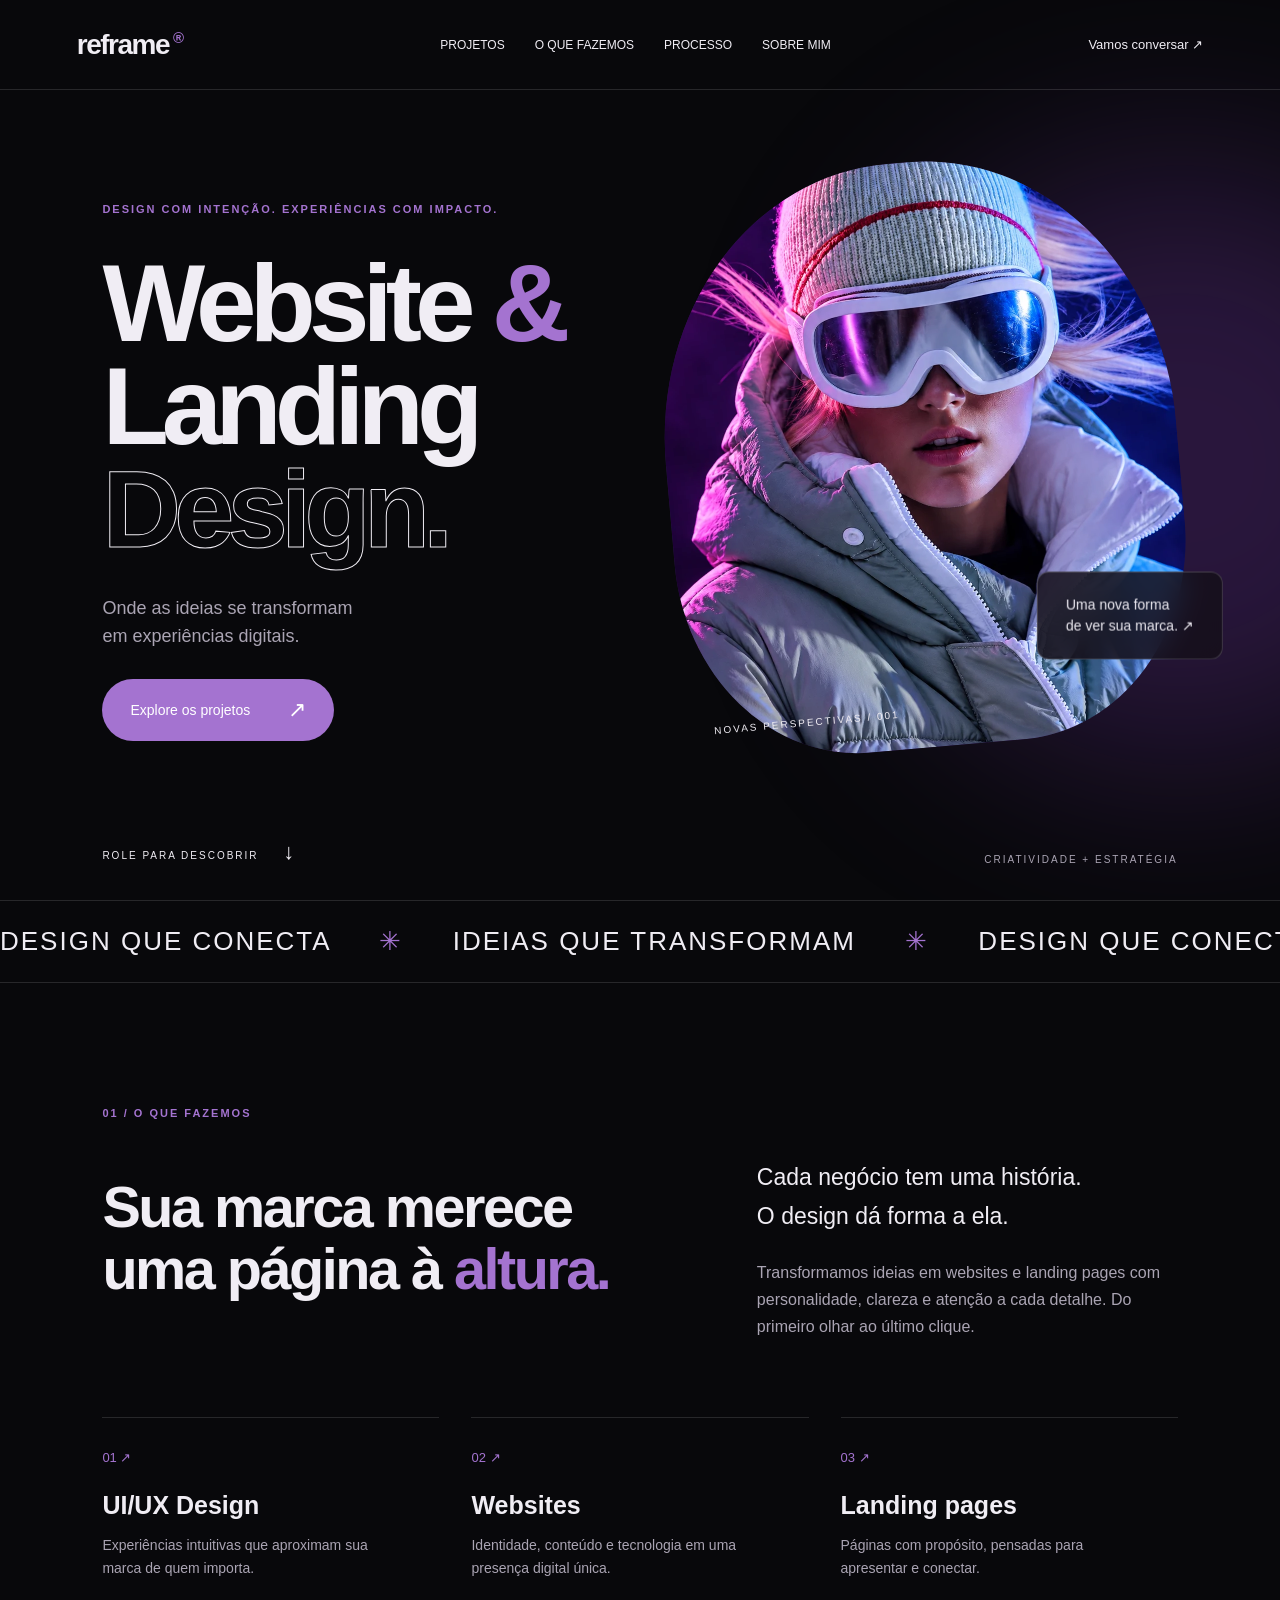
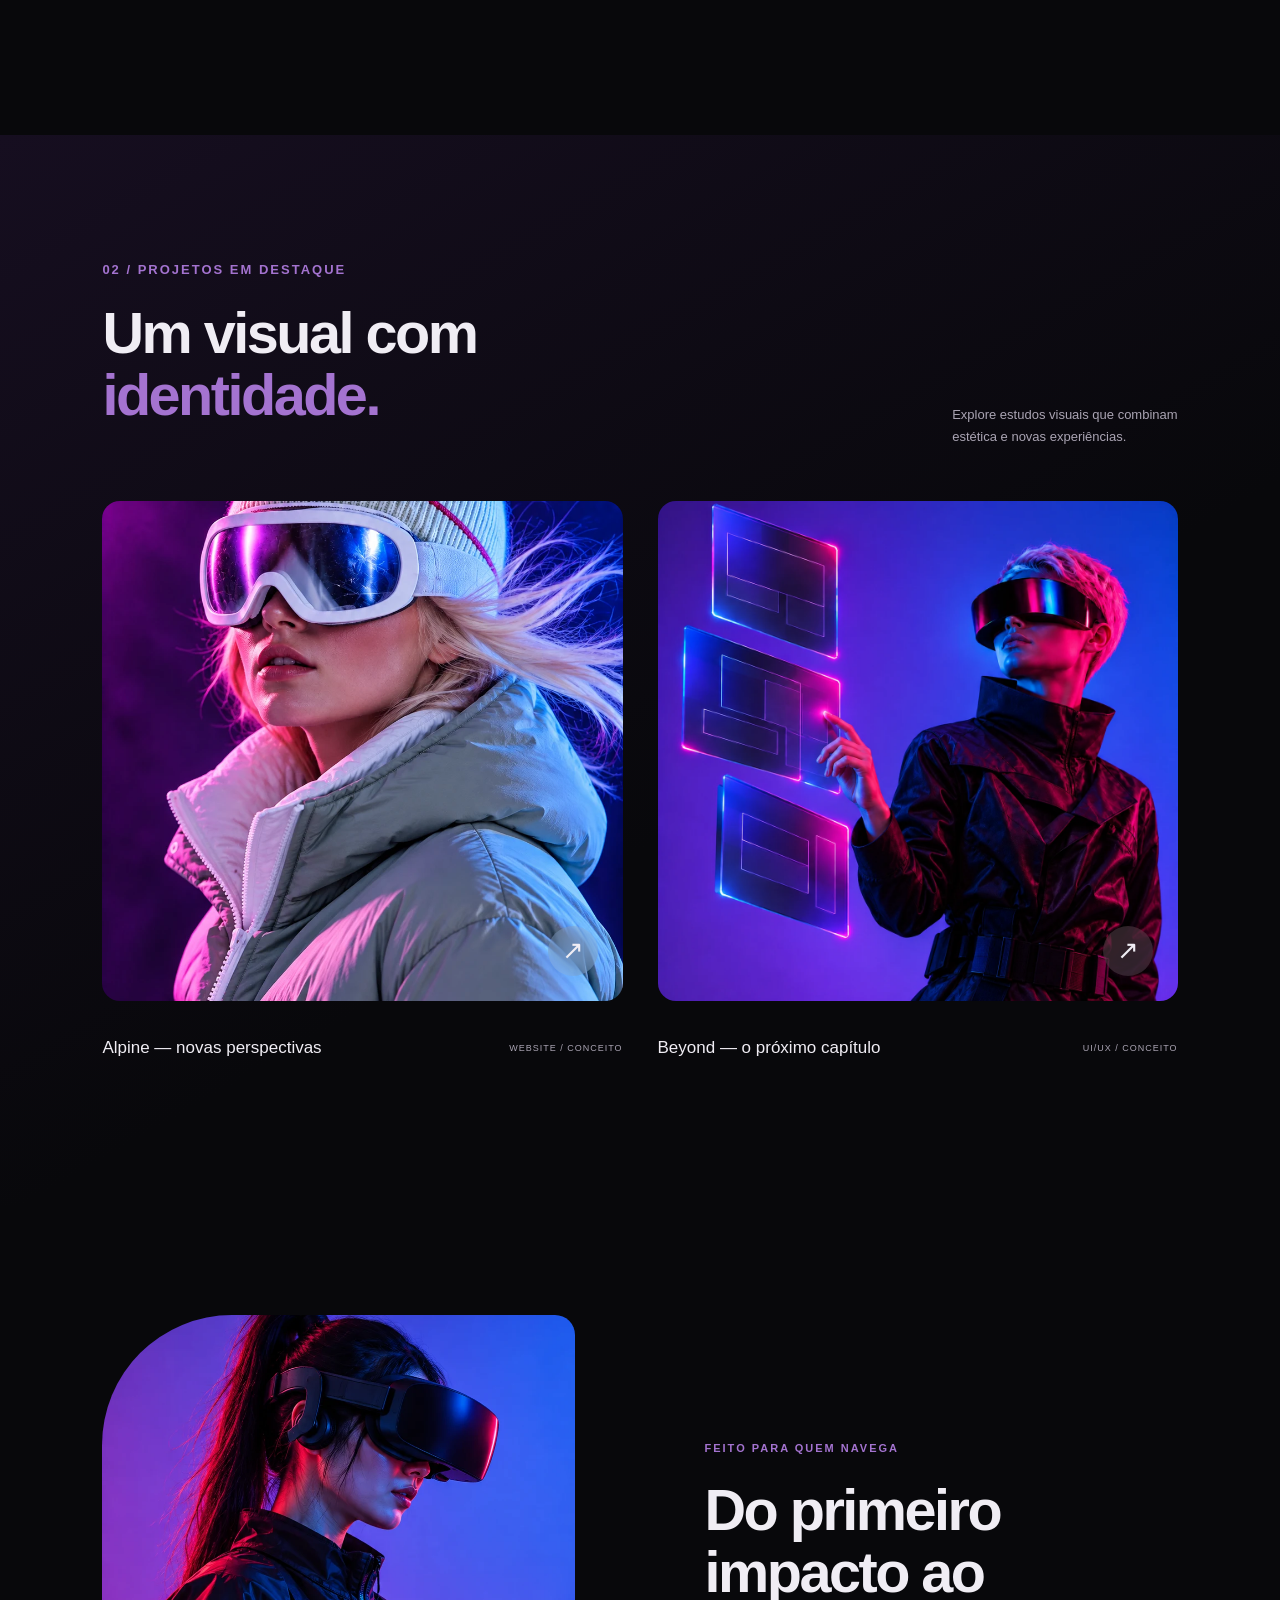
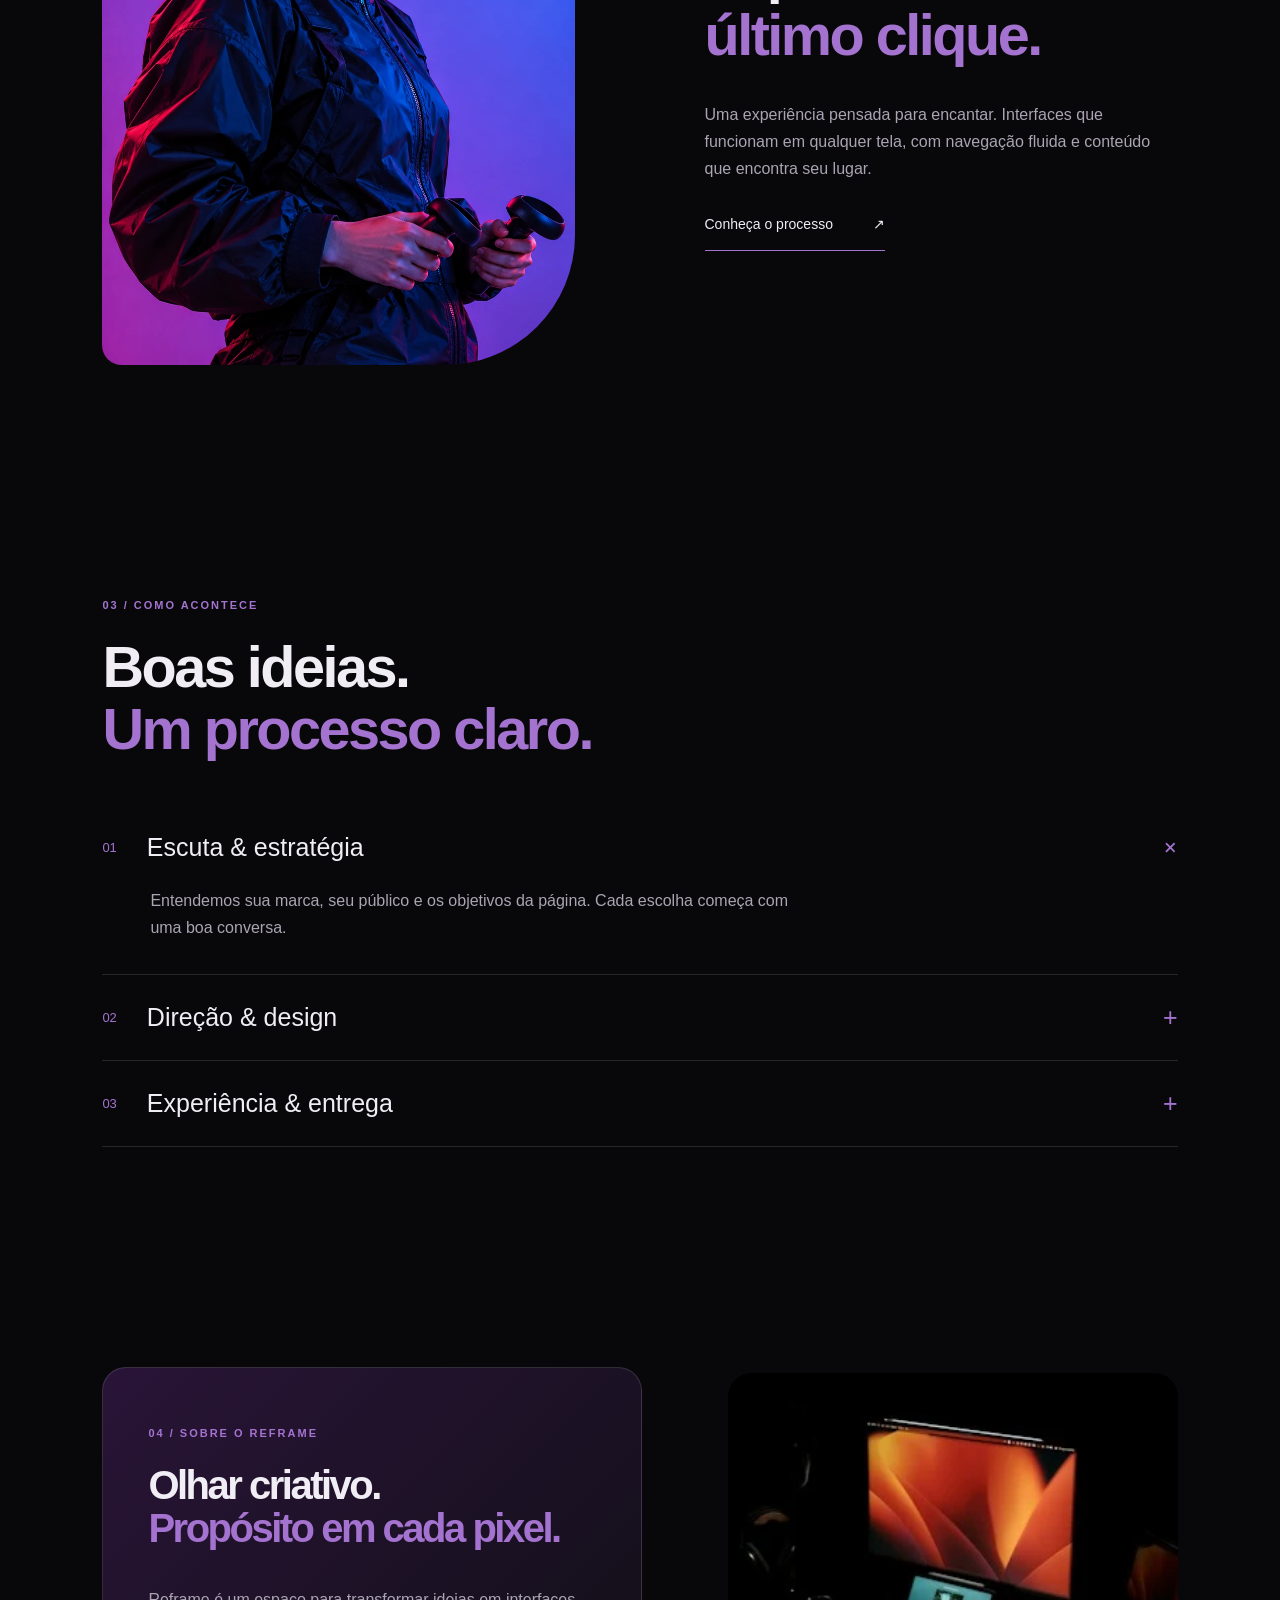
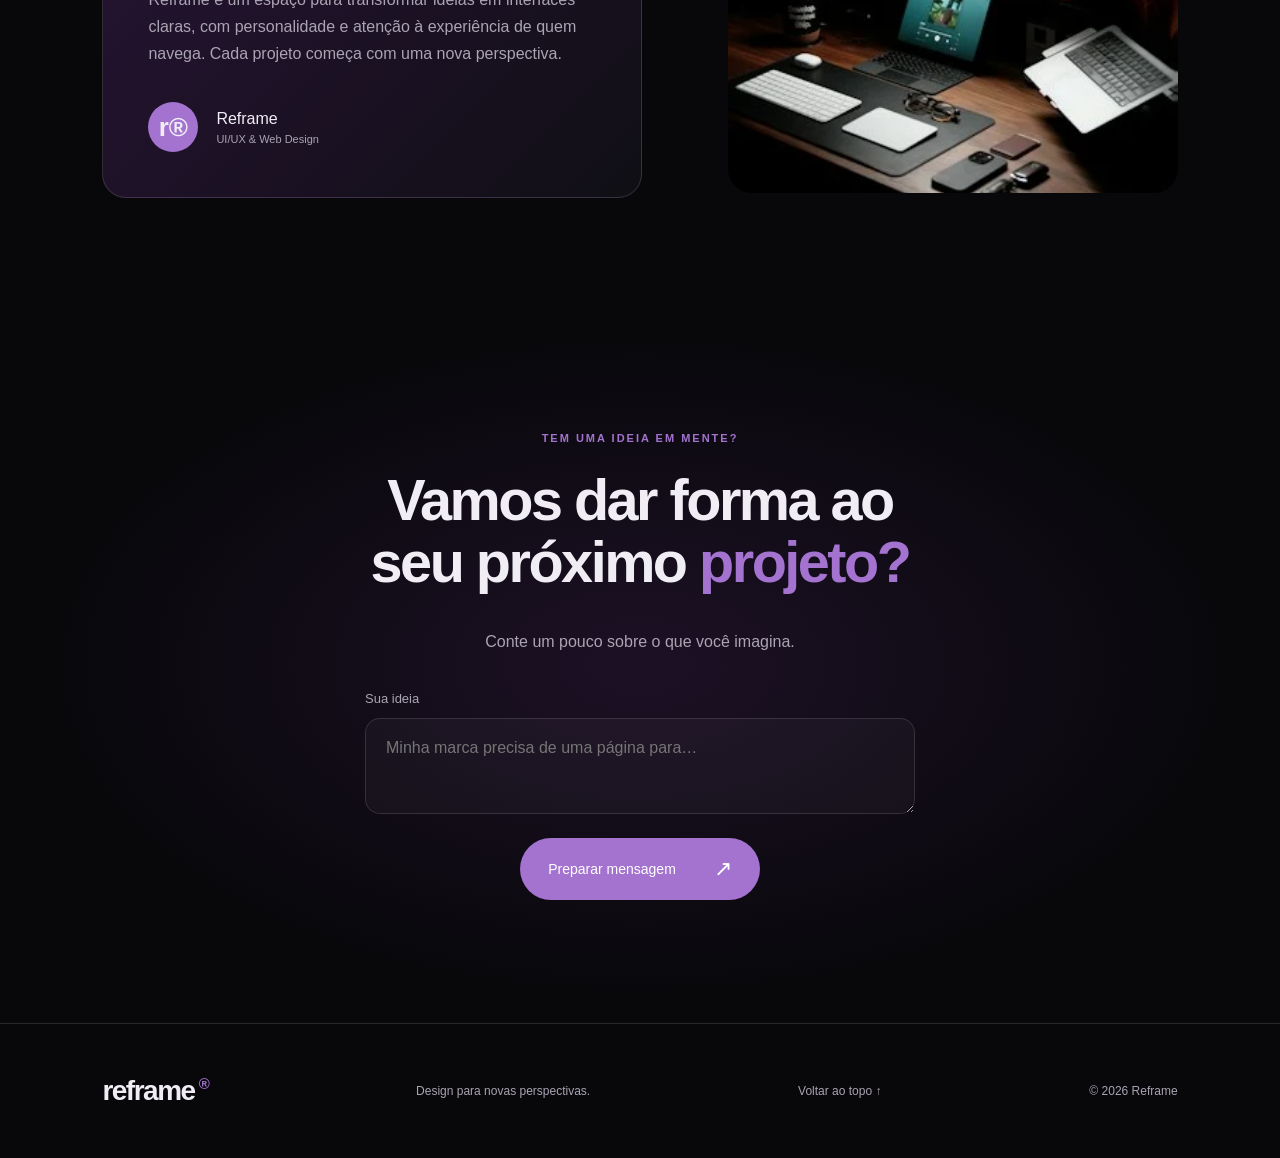
<file: index.html>
<!doctype html>
<html lang="pt-BR">
<head><meta charset="UTF-8"><meta name="viewport" content="width=device-width,initial-scale=1"><meta name="description" content="Reframe — design de websites e landing pages que transformam ideias em experiências digitais."><title>Reframe — Design que transforma</title><link rel="stylesheet" href="styles.css"><script src="app.js" defer></script></head>
<body>
<div class="scroll-progress" aria-hidden="true"></div>
<header><a class="logo" href="#inicio" aria-label="Reframe, início">reframe<span>®</span></a><button class="menu-toggle" aria-expanded="false" aria-controls="navigation">Menu +</button><nav id="navigation" aria-label="Principal"><a href="#projetos">Projetos</a><a href="#servicos">O que fazemos</a><a href="#processo">Processo</a><a href="#sobre">Sobre mim</a></nav><a class="header-contact" href="#contato">Vamos conversar ↗</a></header>
<main>
<section class="hero" id="inicio"><div class="hero-glow"></div><div class="hero-content"><p class="eyebrow">DESIGN COM INTENÇÃO. EXPERIÊNCIAS COM IMPACTO.</p><h1>Website <span>&</span><br>Landing<br><span class="outline">Design.</span></h1><p class="hero-description">Onde as ideias se transformam<br>em experiências digitais.</p><a class="button" href="#projetos">Explore os projetos <span>↗</span></a></div><div class="hero-art"><img src="assets/photo-3.webp" alt="Modelo com óculos de neve sob iluminação violeta" fetchpriority="high"><span class="art-label">NOVAS PERSPECTIVAS / 001</span><div class="floating-tag">Uma nova forma<br>de ver sua marca. ↗</div></div><a class="scroll-hint" href="#servicos">ROLE PARA DESCOBRIR <span>↓</span></a><span class="hero-index">CRIATIVIDADE + ESTRATÉGIA</span></section>
<div class="marquee" aria-hidden="true"><div>DESIGN QUE CONECTA <span>✳</span> IDEIAS QUE TRANSFORMAM <span>✳</span> DESIGN QUE CONECTA <span>✳</span> IDEIAS QUE TRANSFORMAM <span>✳</span></div></div>
<section class="intro section" id="servicos"><p class="eyebrow reveal">01 / O QUE FAZEMOS</p><div class="intro-grid"><h2 class="reveal">Sua marca merece<br>uma página à <em>altura.</em></h2><div class="reveal"><p class="lead">Cada negócio tem uma história.<br>O design dá forma a ela.</p><p>Transformamos ideias em websites e landing pages com personalidade, clareza e atenção a cada detalhe. Do primeiro olhar ao último clique.</p></div></div><div class="services"><article class="reveal"><span>01 ↗</span><h3>UI/UX Design</h3><p>Experiências intuitivas que aproximam sua marca de quem importa.</p></article><article class="reveal"><span>02 ↗</span><h3>Websites</h3><p>Identidade, conteúdo e tecnologia em uma presença digital única.</p></article><article class="reveal"><span>03 ↗</span><h3>Landing pages</h3><p>Páginas com propósito, pensadas para apresentar e conectar.</p></article></div></section>
<section class="section projects" id="projetos"><div class="section-heading reveal"><div><p class="eyebrow">02 / PROJETOS EM DESTAQUE</p><h2>Um visual com<br><em>identidade.</em></h2></div><p>Explore estudos visuais que combinam<br>estética e novas experiências.</p></div><div class="project-grid"><button class="project reveal" data-project="0"><div class="project-image"><img src="assets/photo-4.webp" alt="Estudo visual Alpine com iluminação rosa e azul" loading="lazy"><span class="project-open">↗</span></div><div class="project-caption"><h3>Alpine — novas perspectivas</h3><span>WEBSITE / CONCEITO</span></div></button><button class="project reveal" data-project="1"><div class="project-image"><img src="assets/photo-8.webp" alt="Estudo visual de realidade virtual" loading="lazy"><span class="project-open">↗</span></div><div class="project-caption"><h3>Beyond — o próximo capítulo</h3><span>UI/UX / CONCEITO</span></div></button></div></section>
<section class="experience section"><div class="experience-image reveal"><img src="assets/photo-6.webp" alt="Pessoa explorando uma experiência em realidade virtual" loading="lazy"></div><div><p class="eyebrow reveal">FEITO PARA QUEM NAVEGA</p><h2 class="reveal">Do primeiro<br>impacto ao<br><em>último clique.</em></h2><p class="reveal">Uma experiência pensada para encantar. Interfaces que funcionam em qualquer tela, com navegação fluida e conteúdo que encontra seu lugar.</p><a class="text-link reveal" href="#processo">Conheça o processo <span>↗</span></a></div></section>
<section class="section process" id="processo"><p class="eyebrow reveal">03 / COMO ACONTECE</p><h2 class="reveal">Boas ideias.<br><em>Um processo claro.</em></h2><div class="steps"><details class="reveal" open><summary><span>01</span> Escuta & estratégia <b>+</b></summary><p>Entendemos sua marca, seu público e os objetivos da página. Cada escolha começa com uma boa conversa.</p></details><details class="reveal"><summary><span>02</span> Direção & design <b>+</b></summary><p>Organizamos o conteúdo e construímos uma identidade visual que traduz a essência do projeto.</p></details><details class="reveal"><summary><span>03</span> Experiência & entrega <b>+</b></summary><p>Refinamos as interações e a adaptação para diferentes telas, para uma experiência consistente.</p></details></div></section>
<section class="about section" id="sobre"><div class="about-card reveal"><p class="eyebrow">04 / SOBRE O REFRAME</p><h2>Olhar criativo.<br><em>Propósito em cada pixel.</em></h2><p>Reframe é um espaço para transformar ideias em interfaces claras, com personalidade e atenção à experiência de quem navega. Cada projeto começa com uma nova perspectiva.</p><div class="signature"><span>r®</span><div>Reframe<small>UI/UX & Web Design</small></div></div></div><img class="reveal" src="assets/photo-9.webp" alt="Mesa de trabalho com computador e materiais de design" loading="lazy"></section>
<section class="contact section" id="contato"><p class="eyebrow reveal">TEM UMA IDEIA EM MENTE?</p><h2 class="reveal">Vamos dar forma ao<br>seu próximo <em>projeto?</em></h2><p class="reveal">Conte um pouco sobre o que você imagina.</p><form class="reveal" id="contact-form"><label for="project-message">Sua ideia</label><textarea id="project-message" name="message" required minlength="10" placeholder="Minha marca precisa de uma página para…" rows="3"></textarea><button class="button" type="submit">Preparar mensagem <span>↗</span></button><p id="contact-status" role="status"></p></form></section>
</main><footer><a class="logo" href="#inicio">reframe<span>®</span></a><p>Design para novas perspectivas.</p><a href="#inicio">Voltar ao topo ↑</a><small>© <span id="year"></span> Reframe</small></footer>
<dialog id="project-dialog"><button class="dialog-close" aria-label="Fechar projeto">✕</button><img id="dialog-image" alt=""><p class="eyebrow">ESTUDO VISUAL / CONCEITO</p><h2 id="dialog-title"></h2><p id="dialog-description"></p></dialog>
</body></html>
</file>
<file: styles.css>
:root{--bg:#08080b;--text:#f0edf4;--muted:#aaa4b3;--accent:#a473d0;--line:#ffffff20}*{box-sizing:border-box}html{scroll-behavior:smooth;scroll-padding-top:100px}body{margin:0;background:var(--bg);color:var(--text);font-family:Arial,Helvetica,sans-serif}a{color:inherit;text-decoration:none}button,input,textarea{font:inherit}button,a,summary{-webkit-tap-highlight-color:transparent}button{cursor:pointer}::selection{background:var(--accent);color:white}header{height:90px;display:flex;align-items:center;justify-content:space-between;padding:0 6%;position:absolute;top:0;z-index:10;width:100%;border-bottom:1px solid var(--line)}.logo{font-size:28px;font-weight:800;letter-spacing:-1.5px}.logo span{color:var(--accent);font-size:15px;vertical-align:top;margin-left:4px}nav{display:flex;gap:30px;font-size:12px;text-transform:uppercase}nav a,.header-contact{transition:color .2s}nav a:hover,.header-contact:hover{color:var(--accent)}.header-contact{font-size:13px}.menu-toggle{display:none}.scroll-progress{position:fixed;top:0;left:0;height:3px;background:var(--accent);width:100%;transform:scaleX(0);transform-origin:left;z-index:30}.hero{min-height:850px;height:100vh;max-height:1100px;position:relative;display:flex;align-items:center;padding:130px 8% 100px;overflow:hidden}.hero-content{position:relative;z-index:2;width:60%}.eyebrow{font-size:11px;font-weight:600;letter-spacing:2px;color:var(--accent);line-height:1.8}h1{font-size:clamp(72px,8.5vw,142px);line-height:.95;letter-spacing:-7px;margin:32px 0}h1 span:not(.outline){color:var(--accent)}.outline{color:transparent;-webkit-text-stroke:1px var(--text)}.hero-description{color:var(--muted);line-height:1.6;font-size:18px;margin:28px 0}.button{display:inline-flex;align-items:center;justify-content:space-between;gap:38px;background:var(--accent);color:#fff;border:0;border-radius:40px;padding:18px 28px;font-size:14px;transition:transform .25s,background .25s}.button:hover{transform:translateY(-4px);background:#b88bdd}.button span{font-size:22px}.hero-art{position:absolute;right:8%;top:18%;width:40%;height:65%;transform:rotate(-5deg);border-radius:48% 48% 35% 35%;background:#281345}.hero-art img{width:100%;height:100%;object-fit:cover;border-radius:inherit}.art-label{position:absolute;bottom:30px;left:25px;font-size:10px;letter-spacing:2px}.floating-tag{position:absolute;right:-30px;bottom:12%;padding:22px 28px;background:#16101bd9;backdrop-filter:blur(15px);border:1px solid #ffffff30;border-radius:12px;font-size:14px;line-height:1.5;transform:rotate(5deg)}.hero-glow{position:absolute;width:600px;height:600px;right:-200px;background:#7e3cb64a;filter:blur(100px);border-radius:50%}.scroll-hint,.hero-index{position:absolute;bottom:35px;font-size:10px;letter-spacing:2px}.scroll-hint span{margin-left:20px;font-size:22px}.hero-index{right:8%;color:var(--muted)}.marquee{overflow:hidden;border-top:1px solid var(--line);border-bottom:1px solid var(--line);padding:25px 0}.marquee div{width:max-content;font-size:26px;letter-spacing:2px;animation:marquee 30s linear infinite}.marquee span{color:var(--accent);padding:0 40px}@keyframes marquee{to{transform:translateX(-50%)}}.section{padding:110px 8%;max-width:1600px;margin:auto}h2{font-size:clamp(36px,4.5vw,68px);line-height:1.08;letter-spacing:-2.5px;margin:20px 0 35px}em{font-style:normal;color:var(--accent)}p{line-height:1.7;color:var(--muted)}.intro-grid{display:grid;grid-template-columns:1.3fr 1fr;gap:10%;align-items:center}.lead{color:var(--text);font-size:23px}.services{display:grid;grid-template-columns:repeat(3,1fr);gap:32px;margin-top:60px}.services article{padding:30px 0;border-top:1px solid var(--line);transition:border-color .3s,transform .3s}.services article:hover{border-color:var(--accent);transform:translateY(-5px)}.services span{color:var(--accent);font-size:13px}.services h3{font-size:25px;margin:25px 0 12px}.services p{font-size:14px;max-width:290px}.projects{background:linear-gradient(150deg,#160e20,transparent 60%)}.section-heading{display:flex;justify-content:space-between;align-items:end;margin-bottom:40px}.section-heading p{font-size:13px}.project-grid{display:grid;grid-template-columns:1fr 1fr;gap:35px}.project{background:none;border:0;color:inherit;text-align:left;padding:0}.project-image{height:500px;overflow:hidden;border-radius:18px;position:relative;background:#1a1421}.project-image img{width:100%;height:100%;object-fit:cover;transition:transform .7s,filter .7s}.project:hover img{transform:scale(1.06);filter:brightness(1.15)}.project-open{position:absolute;bottom:25px;right:25px;background:#ffffff22;backdrop-filter:blur(12px);border-radius:50%;width:50px;height:50px;display:grid;place-items:center;font-size:26px;transition:background .3s}.project:hover .project-open{background:var(--accent)}.project-caption{display:flex;justify-content:space-between;align-items:center;padding:20px 0;gap:15px}.project-caption h3{font-size:17px;font-weight:500}.project-caption span{font-size:9px;color:var(--muted);letter-spacing:1px}.experience{display:grid;grid-template-columns:1fr 1fr;gap:12%;align-items:center}.experience-image{height:650px;overflow:hidden;border-radius:130px 20px 130px 20px}.experience-image img{width:100%;height:100%;object-fit:cover}.text-link{display:inline-flex;gap:40px;border-bottom:1px solid var(--accent);padding:18px 0;font-size:14px}.steps{margin-top:45px}.steps details{border-bottom:1px solid var(--line);padding:28px 0}.steps summary{display:flex;align-items:center;gap:30px;font-size:25px;cursor:pointer;list-style:none}.steps summary::-webkit-details-marker{display:none}.steps summary span{font-size:13px;color:var(--accent)}.steps summary b{margin-left:auto;color:var(--accent);font-weight:400;transition:transform .3s}.steps details[open] summary b{transform:rotate(45deg)}.steps details p{max-width:650px;margin:25px 0 5px 48px}.about{display:grid;grid-template-columns:1.2fr 1fr;gap:8%;align-items:center}.about-card{padding:45px;background:linear-gradient(135deg,#291437,#100f15);border:1px solid var(--line);border-radius:24px}.about-card h2{font-size:40px}.about>img{width:100%;height:420px;object-fit:cover;border-radius:24px}.signature{display:flex;align-items:center;gap:18px;margin-top:35px}.signature>span{background:var(--accent);width:50px;height:50px;display:grid;place-items:center;border-radius:50%;font-size:26px;font-weight:bold}.signature small{display:block;color:var(--muted);font-size:11px;margin-top:5px}.contact{text-align:center;background:radial-gradient(ellipse at center,#46225b55,transparent 65%)}.contact form{max-width:550px;margin:35px auto 0}.contact label{display:block;text-align:left;font-size:13px;color:var(--muted);margin-bottom:12px}textarea{width:100%;resize:vertical;background:#ffffff08;color:var(--text);border:1px solid var(--line);border-radius:15px;padding:20px;margin-bottom:20px}#contact-status{font-size:13px}footer{padding:45px 8%;border-top:1px solid var(--line);display:flex;align-items:center;justify-content:space-between;gap:20px}footer p,footer a:not(.logo),footer small{font-size:12px;color:var(--muted)}dialog{background:#121016;color:var(--text);border:1px solid var(--line);border-radius:22px;padding:35px;width:min(700px,90vw);max-height:90vh}dialog::backdrop{background:#000b;backdrop-filter:blur(8px)}dialog img{width:100%;max-height:45vh;object-fit:cover;border-radius:12px}dialog h2{font-size:35px}.dialog-close{float:right;border:0;background:none;color:white;font-size:25px;padding:0 0 15px 15px}.js .reveal{opacity:0;transform:translateY(30px);transition:opacity .7s,transform .7s}.js .reveal.visible{opacity:1;transform:translateY(0)}:focus-visible{outline:2px solid var(--accent);outline-offset:6px}@media(max-width:800px){header{height:75px;padding:0 6%}.header-contact{display:none}.menu-toggle{display:block;border:1px solid var(--line);border-radius:25px;background:#16121b;color:white;padding:10px 18px}nav{display:none;position:absolute;top:75px;left:0;width:100%;padding:25px 6%;background:#141018;flex-direction:column}nav.open{display:flex}.hero{min-height:850px;height:auto;padding:130px 6% 90px;align-items:start}.hero-content{width:100%}h1{font-size:76px;letter-spacing:-4px}.hero .eyebrow{max-width:220px;font-size:9px}.hero-art{top:220px;right:-40px;width:53%;height:410px;opacity:.65}.hero-description{font-size:16px}.floating-tag,.hero-index,.art-label{display:none}.hero-content .button{margin-top:190px}.section{padding:75px 6%}.intro-grid,.experience,.about{grid-template-columns:1fr;gap:30px}.services{grid-template-columns:1fr;gap:10px;margin-top:30px}.services p{max-width:none}.section-heading{display:block}.project-grid{grid-template-columns:1fr;gap:30px}.project-image{height:430px}.experience-image{height:450px}.about-card{padding:28px}.about-card h2{font-size:34px}.about>img{height:320px}.steps summary{font-size:20px;gap:18px}.steps details p{margin-left:32px}footer{flex-wrap:wrap}footer p{display:none}.marquee div{font-size:20px}}@media(prefers-reduced-motion:reduce){html{scroll-behavior:auto}*,*::before,*::after{animation:none!important;transition:none!important}.js .reveal{opacity:1;transform:none}}
</file>
